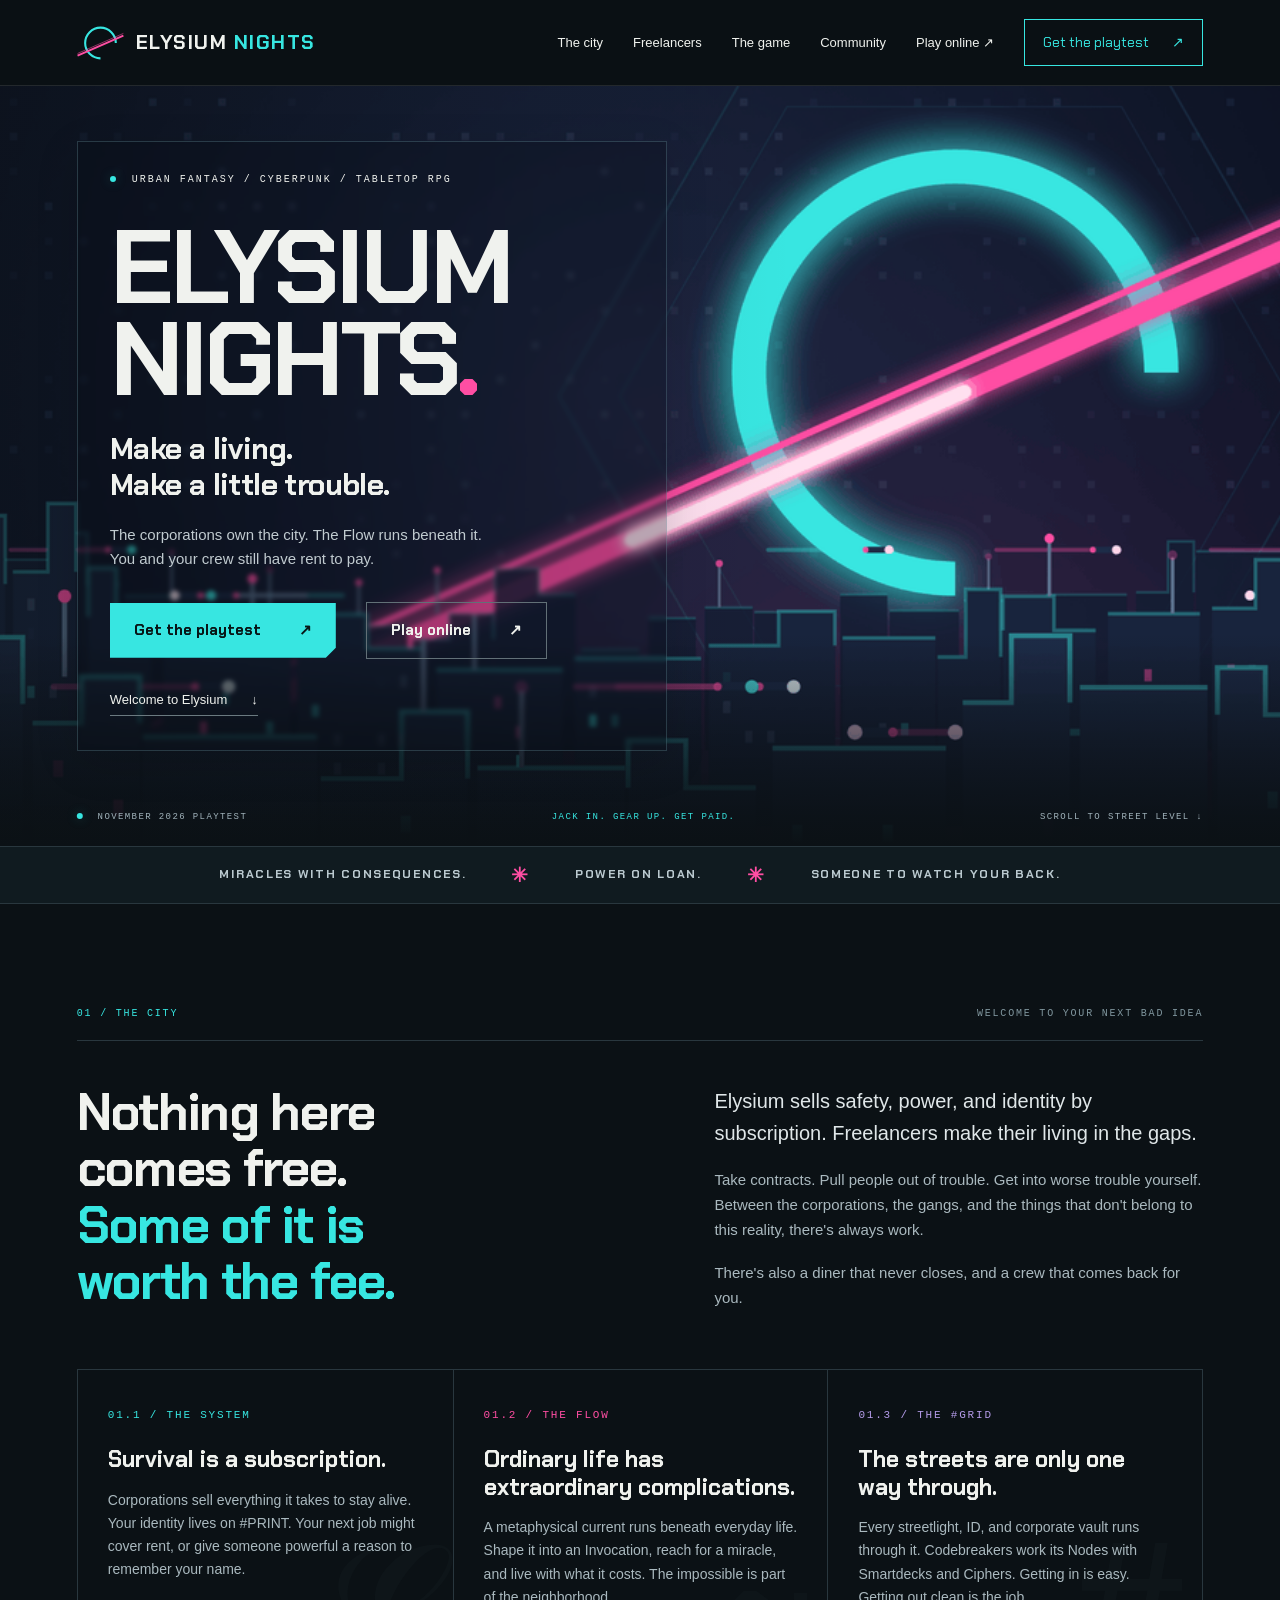
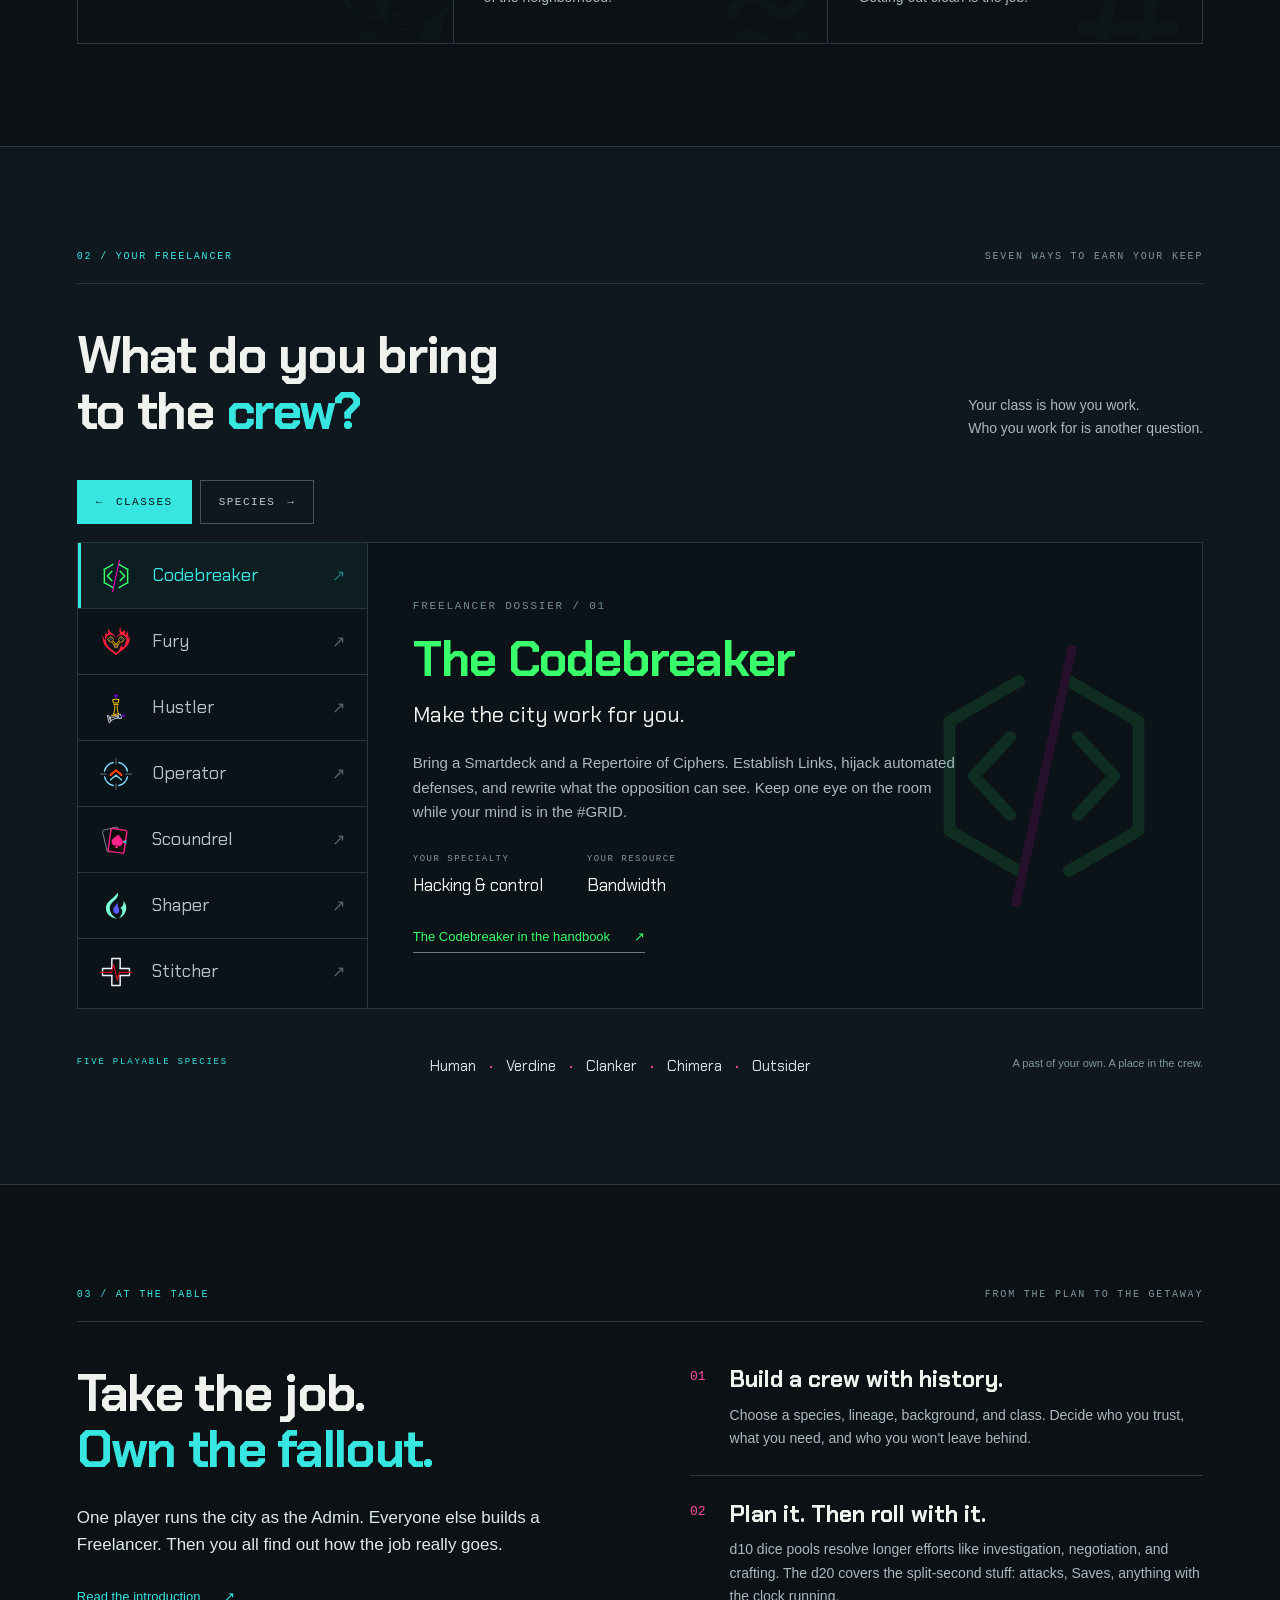
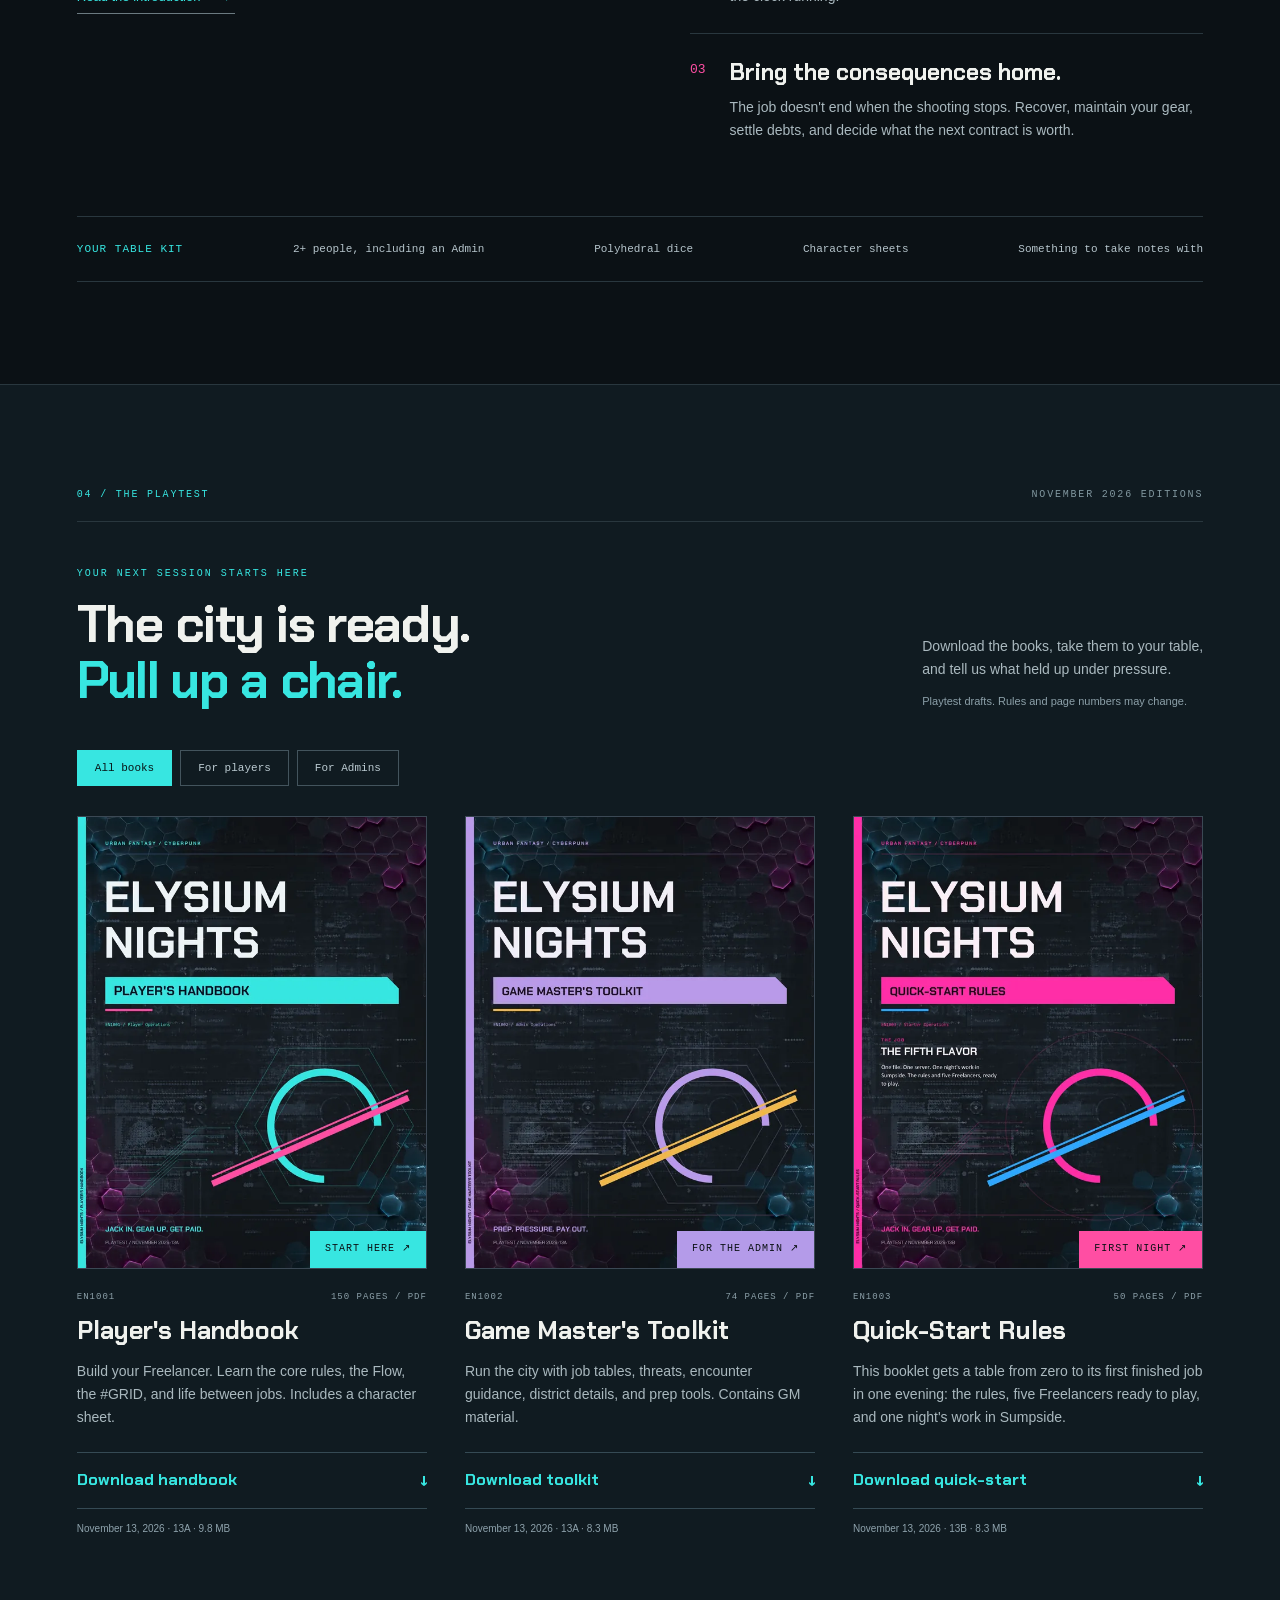
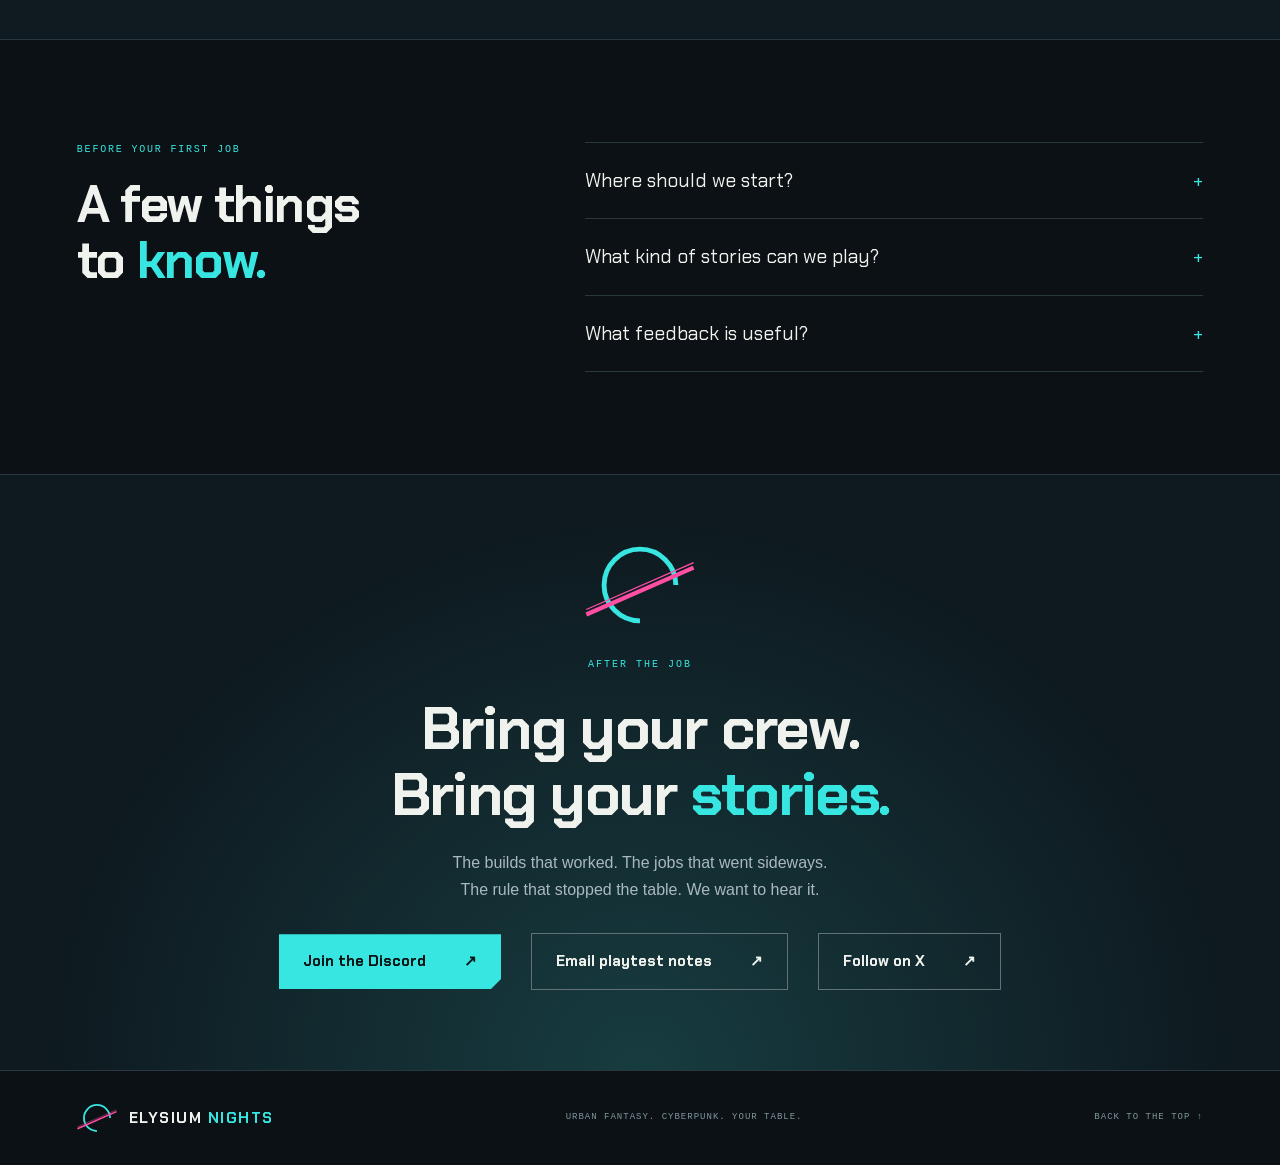
<file: index.html>
<!doctype html>
<html lang="en">
<head>
  <meta charset="utf-8"><meta name="viewport" content="width=device-width, initial-scale=1">
  <title>Elysium Nights | Make a living. Make a little trouble.</title>
  <meta name="description" content="A cyberpunk urban fantasy tabletop roleplaying game. Build a Freelancer, find your crew, and take a job in Elysium. Download the November 2026 playtest.">
  <meta name="theme-color" content="#0b1115">
  <meta property="og:title" content="Elysium Nights"><meta property="og:description" content="Urban fantasy. Cyberpunk. Jack in, gear up, and get paid."><meta property="og:type" content="website">
  <meta property="og:image" content="https://playelysiumnights.com/assets/share-card.jpg"><meta property="og:image:width" content="1200"><meta property="og:image:height" content="630"><meta property="og:image:alt" content="Elysium Nights. Make a living. Make a little trouble. A neon skyline under a cyan broken halo.">
  <meta name="twitter:card" content="summary_large_image"><meta name="twitter:site" content="@ElysiumTTRPG"><meta property="og:url" content="https://playelysiumnights.com/">
  <link rel="canonical" href="https://playelysiumnights.com/">
  <script>if(/[?&]portal=/.test(location.search))location.replace('app/'+location.search+location.hash);</script>
  <link rel="icon" href="assets/elysium-icon-broken-halo.svg" type="image/svg+xml">
  <link rel="preload" href="assets/ChakraPetch-Bold.ttf" as="font" type="font/ttf" crossorigin>
  <link rel="stylesheet" href="styles.css?v=20261113b"><script src="app.js?v=20261113a" defer></script>
</head>
<body>
<a class="skip" href="#main">Skip to content</a>
<header class="header">
 <a class="brand" href="#home" aria-label="Elysium Nights home"><img src="assets/elysium-icon-broken-halo.svg" alt="" width="47" height="36"><span>ELYSIUM <b>NIGHTS</b></span></a>
 <button class="menu-toggle" type="button" aria-expanded="false" aria-controls="navigation">Menu <span>+</span></button>
 <nav id="navigation" aria-label="Main navigation"><a href="#world">The city</a><a href="#freelancers">Freelancers</a><a href="#how-to-play">The game</a><a href="#community">Community</a><a href="https://PlayElysiumNights.com/app" target="_blank" rel="noopener">Play online <span aria-hidden="true">↗</span></a><a class="nav-cta" href="#playtest">Get the playtest <span aria-hidden="true">↗</span></a></nav>
</header>
<main id="main">
 <section id="home" class="hero">
  <div class="hero-image" role="img" aria-label="An animated geometric Elysium skyline beneath a glowing cyan broken halo crossed by pink light."></div>
  <div class="hero-content wrap">
   <div class="hero-panel">
   <div class="eyebrow"><span class="status-dot"></span> URBAN FANTASY / CYBERPUNK / TABLETOP RPG</div>
   <h1>ELYSIUM<br><span>NIGHTS</span><span class="title-dot">.</span></h1>
   <h2>Make a living.<br>Make a little trouble.</h2>
   <p>The corporations own the city. The Flow runs beneath it.<br class="desktop-break"> You and your crew still have rent to pay.</p>
   <div class="actions"><a class="button primary" href="#playtest">Get the playtest <span aria-hidden="true">↗</span></a><a class="button secondary" href="https://PlayElysiumNights.com/app" target="_blank" rel="noopener">Play online <span aria-hidden="true">↗</span></a><a class="text-link" href="#world">Welcome to Elysium <span aria-hidden="true">↓</span></a></div>
   </div>
  </div>
  <div class="hero-foot wrap"><span><span class="status-dot"></span> NOVEMBER 2026 PLAYTEST</span><span>JACK IN. GEAR UP. GET PAID.</span><a href="#world" aria-label="Scroll to the city">SCROLL TO STREET LEVEL ↓</a></div>
 </section>
 <div class="ticker" aria-hidden="true"><span>MIRACLES WITH CONSEQUENCES.</span><i>✳</i><span>POWER ON LOAN.</span><i>✳</i><span>SOMEONE TO WATCH YOUR BACK.</span></div>
 <section id="world" class="section wrap">
  <div class="section-label"><span>01 / THE CITY</span><span>WELCOME TO YOUR NEXT BAD IDEA</span></div>
  <div class="intro-grid"><h2>Nothing here<br>comes free.<br><em>Some of it is <br>worth the fee.</em></h2><div class="intro-copy"><p class="lead">Elysium sells safety, power, and identity by subscription. Freelancers make their living in the gaps.</p><p>Take contracts. Pull people out of trouble. Get into worse trouble yourself. Between the corporations, the gangs, and the things that don't belong to this reality, there's always work.</p><p>There's also a diner that never closes, and a crew that comes back for you.</p></div></div>
  <div class="world-grid">
   <article><span class="mono cyan">01.1 / THE SYSTEM</span><h3>Survival is a subscription.</h3><p>Corporations sell everything it takes to stay alive. Your identity lives on #PRINT. Your next job might cover rent, or give someone powerful a reason to remember your name.</p><span class="world-word" aria-hidden="true">𝒢</span></article>
   <article><span class="mono pink">01.2 / THE FLOW</span><h3>Ordinary life has extraordinary complications.</h3><p>A metaphysical current runs beneath everyday life. Shape it into an Invocation, reach for a miracle, and live with what it costs. The impossible is part of the neighborhood.</p><span class="world-word" aria-hidden="true">≈</span></article>
   <article><span class="mono lavender">01.3 / THE #GRID</span><h3>The streets are only one way through.</h3><p>Every streetlight, ID, and corporate vault runs through it. Codebreakers work its Nodes with Smartdecks and Ciphers. Getting in is easy. Getting out clean is the job.</p><span class="world-word" aria-hidden="true">#</span></article>
  </div>
 </section>
 <section id="freelancers" class="freelancer-section">
 <div class="wrap section">
  <div class="section-label"><span>02 / YOUR FREELANCER</span><span>SEVEN WAYS TO EARN YOUR KEEP</span></div>
  <div class="section-heading"><h2>What do you bring<br>to the <em>crew?</em></h2><p>Your class is how you work.<br>Who you work for is another question.</p></div>
  <div class="explorer-switch" role="tablist" aria-label="Browse classes or species"><button type="button" role="tab" id="view-classes" data-view="classes" aria-controls="explorer-classes" aria-selected="true"><span aria-hidden="true">←</span> Classes</button><button type="button" role="tab" id="view-species" data-view="species" aria-controls="explorer-species" aria-selected="false" tabindex="-1">Species <span aria-hidden="true">→</span></button></div>
  <div class="explorer-viewport">
   <div class="explorer-track" data-view="classes">
    <div class="class-explorer" id="explorer-classes" data-pane="classes" role="tabpanel" aria-labelledby="view-classes">
     <div class="class-list" role="tablist" aria-label="Freelancer classes" aria-orientation="vertical"></div>
     <div id="class-panel" class="class-panel" role="tabpanel" tabindex="0"></div>
    </div>
    <div class="class-explorer species-explorer" id="explorer-species" data-pane="species" role="tabpanel" aria-labelledby="view-species" inert>
     <div class="class-list species-list" role="tablist" aria-label="Playable species" aria-orientation="vertical"></div>
     <div id="species-panel" class="class-panel species-panel" role="tabpanel" tabindex="0"></div>
    </div>
   </div>
  </div>
  <div class="species" data-showing="species" aria-live="polite"><span class="mono" data-strip-label>FIVE PLAYABLE SPECIES</span><p data-strip-list><button type="button" data-species="0">Human</button> <b>·</b> <button type="button" data-species="1">Verdine</button> <b>·</b> <button type="button" data-species="2">Clanker</button> <b>·</b> <button type="button" data-species="3">Chimera</button> <b>·</b> <button type="button" data-species="4">Outsider</button></p><span>A past of your own. A place in the crew.</span></div>
 </div>
 </section>
 <section id="how-to-play" class="section wrap">
  <div class="section-label"><span>03 / AT THE TABLE</span><span>FROM THE PLAN TO THE GETAWAY</span></div>
  <div class="game-grid"><div><h2>Take the job.<br><em>Own the fallout.</em></h2><p class="lead">One player runs the city as the Admin. Everyone else builds a Freelancer. Then you all find out how the job really goes.</p><a class="text-link cyan" href="https://drive.google.com/file/d/1WEcqaKJwGbDxiKOOQobW4b7CWUzFVkXg/view?usp=sharing" target="_blank" rel="noopener">Read the introduction <span aria-hidden="true">↗</span></a></div>
   <div class="game-steps"><article><span>01</span><div><h3>Build a crew with history.</h3><p>Choose a species, lineage, background, and class. Decide who you trust, what you need, and who you won't leave behind.</p></div></article><article><span>02</span><div><h3>Plan it. Then roll with it.</h3><p>d10 dice pools resolve longer efforts like investigation, negotiation, and crafting. The d20 covers the split-second stuff: attacks, Saves, anything with the clock running.</p></div></article><article><span>03</span><div><h3>Bring the consequences home.</h3><p>The job doesn't end when the shooting stops. Recover, maintain your gear, settle debts, and decide what the next contract is worth.</p></div></article></div>
  </div>
  <div class="table-kit"><span class="mono cyan">YOUR TABLE KIT</span><span>2+ people, including an Admin</span><span>Polyhedral dice</span><span>Character sheets</span><span>Something to take notes with</span></div>
 </section>
 <section id="playtest" class="downloads-section"><div class="section wrap">
  <div class="section-label"><span>04 / THE PLAYTEST</span><span>NOVEMBER 2026 EDITIONS</span></div>
  <div class="section-heading"><div><span class="eyebrow cyan">YOUR NEXT SESSION STARTS HERE</span><h2>The city is ready.<br><em>Pull up a chair.</em></h2></div><p>Download the books, take them to your table,<br>and tell us what held up under pressure.<br><span class="small">Playtest drafts. Rules and page numbers may change.</span></p></div>
  <div class="download-filters" role="group" aria-label="Filter playtest books"><button aria-pressed="true" data-filter="all">All books</button><button aria-pressed="false" data-filter="player">For players</button><button aria-pressed="false" data-filter="admin">For Admins</button></div>
  <div class="books" aria-live="polite">
   <article class="book" data-audience="player" data-drive-id="1WEcqaKJwGbDxiKOOQobW4b7CWUzFVkXg"><a class="cover" href="https://drive.google.com/file/d/1WEcqaKJwGbDxiKOOQobW4b7CWUzFVkXg/view?usp=sharing" target="_blank" rel="noopener" aria-label="Open Player's Handbook PDF"><img src="assets/players-handbook.webp" alt="Elysium Nights Player's Handbook cover" width="612" height="792" loading="lazy"><span>START HERE ↗</span></a><div class="book-meta"><span>EN1001</span><span>150 PAGES / PDF</span></div><h3>Player's Handbook</h3><p>Build your Freelancer. Learn the core rules, the Flow, the #GRID, and life between jobs. Includes a character sheet.</p><a class="download-link" href="https://drive.google.com/uc?export=download&amp;id=1WEcqaKJwGbDxiKOOQobW4b7CWUzFVkXg">Download handbook <span aria-hidden="true">↓</span></a><small data-book-line>November 13, 2026 · 13A · 9.8 MB</small></article>
   <article class="book" data-audience="admin" data-drive-id="15bD1eus9v84poy0Y7N4RXRUj8v3COMwo"><a class="cover" href="https://drive.google.com/file/d/15bD1eus9v84poy0Y7N4RXRUj8v3COMwo/view?usp=sharing" target="_blank" rel="noopener" aria-label="Open Game Master's Toolkit PDF, contains GM material"><img src="assets/gm-toolkit.webp" alt="Elysium Nights Game Master's Toolkit cover" width="612" height="792" loading="lazy"><span>FOR THE ADMIN ↗</span></a><div class="book-meta"><span>EN1002</span><span>74 PAGES / PDF</span></div><h3>Game Master's Toolkit</h3><p>Run the city with job tables, threats, encounter guidance, district details, and prep tools. Contains GM material.</p><a class="download-link" href="https://drive.google.com/uc?export=download&amp;id=15bD1eus9v84poy0Y7N4RXRUj8v3COMwo">Download toolkit <span aria-hidden="true">↓</span></a><small data-book-line>November 13, 2026 · 13A · 8.3 MB</small></article>
   <article class="book" data-audience="player admin" data-drive-id="1DhPA6a_hmHvtRKBWhNzoESkb7RKO85FT"><a class="cover" href="https://drive.google.com/file/d/1DhPA6a_hmHvtRKBWhNzoESkb7RKO85FT/view?usp=sharing" target="_blank" rel="noopener" aria-label="Open Quick-Start Rules PDF, contains GM material"><img src="assets/quick-start-rules.webp" alt="Elysium Nights Quick-Start Rules cover" width="612" height="792" loading="lazy"><span>FIRST NIGHT ↗</span></a><div class="book-meta"><span>EN1003</span><span>50 PAGES / PDF</span></div><h3>Quick-Start Rules</h3><p>This booklet gets a table from zero to its first finished job in one evening: the rules, five Freelancers ready to play, and one night's work in Sumpside.</p><a class="download-link" href="https://drive.google.com/uc?export=download&amp;id=1DhPA6a_hmHvtRKBWhNzoESkb7RKO85FT">Download quick-start <span aria-hidden="true">↓</span></a><small data-book-line>November 13, 2026 · 13B · 8.3 MB</small></article>
  </div>
 </div></section>
 <section class="section wrap faq-section"><div><span class="section-label">BEFORE YOUR FIRST JOB</span><h2>A few things<br>to <em>know.</em></h2></div><div class="faqs">
  <details><summary>Where should we start?<span aria-hidden="true">+</span></summary><p>Start with the Player's Handbook. The Admin should also have the Game Master's Toolkit. Meet for a session zero to agree on tone, boundaries, and the crew's shared history before taking the first job.</p></details>
  <details><summary>What kind of stories can we play?<span aria-hidden="true">+</span></summary><p>Street work, corporate intrigue, cryptid hunts, and Incursion dives. Run heists, horror, or a crew finding family in a hard city. Mix them however your table likes.</p></details>
  <details><summary>What feedback is useful?<span aria-hidden="true">+</span></summary><p>Tell us what you tried, which book and section you used, what you expected, and what happened. Confusing wording, surprising encounters, and builds that fall apart in play are all useful. Send notes by Discord or email below.</p></details>
 </div></section>
 <section id="community" class="community"><div class="wrap community-inner"><img src="assets/elysium-icon-broken-halo.svg" width="110" height="80" alt="" loading="lazy"><span class="eyebrow">AFTER THE JOB</span><h2>Bring your crew.<br>Bring your <em>stories.</em></h2><p>The builds that worked. The jobs that went sideways.<br>The rule that stopped the table. We want to hear it.</p><div class="actions"><a class="button primary" href="https://discord.gg/b369vdP4QW" target="_blank" rel="noopener">Join the Discord <span aria-hidden="true">↗</span></a><a class="button secondary" href="mailto:playtest@playelysiumnights.com?subject=Elysium%20Nights%20playtest%20feedback">Email playtest notes <span aria-hidden="true">↗</span></a><a class="button secondary" href="https://x.com/ElysiumTTRPG" target="_blank" rel="noopener">Follow on X <span aria-hidden="true">↗</span></a></div></div></section>
</main>
<footer class="wrap footer"><a class="brand" href="#home"><img src="assets/elysium-icon-broken-halo.svg" alt="" width="40" height="30"><span>ELYSIUM <b>NIGHTS</b></span></a><p>URBAN FANTASY. CYBERPUNK. YOUR TABLE.</p><a href="#home">BACK TO THE TOP ↑</a></footer>
</body></html>
</file>
<file: styles.css>
@font-face{font-family:Chakra;src:url('assets/ChakraPetch-Regular.ttf') format('truetype');font-weight:400;font-display:swap}@font-face{font-family:Chakra;src:url('assets/ChakraPetch-Bold.ttf') format('truetype');font-weight:700;font-display:swap}
:root{--bg:#0b1115;--panel:#111b21;--text:#f0f2ee;--muted:#aab9bf;--cyan:#37e6e1;--pink:#ff4ea3;--lavender:#b49be9;--line:#29373e;--accent:var(--cyan)}*{box-sizing:border-box}html{scroll-behavior:smooth;scroll-padding-top:88px}body{margin:0;background:var(--bg);color:var(--text);font-family:Arial,Helvetica,sans-serif;font-size:16px;line-height:1.65}button,a{-webkit-tap-highlight-color:transparent}button{font:inherit}a{color:inherit;text-decoration:none}button,a,summary{touch-action:manipulation}a:focus-visible,button:focus-visible,summary:focus-visible,[tabindex]:focus-visible{outline:2px solid var(--cyan);outline-offset:6px}a,button{transition:color .2s,background .2s,border-color .2s,transform .2s}img{display:block;max-width:100%}h1,h2,h3,p{margin:0}h1,h2,h3,.brand,.button,.nav-cta{font-family:Chakra,Arial,sans-serif}h2{font-size:clamp(34px,4vw,56px);line-height:1.1;letter-spacing:-1.7px}h3{font-size:25px;line-height:1.2}em{font-style:normal;color:var(--cyan)}p{color:var(--muted)}.wrap{width:min(1240px,88%);margin-inline:auto}.section{padding-block:102px}.mono,.eyebrow,.section-label,.hero-foot,.book-meta,.footer>p,.footer>a:last-child,.table-kit,.download-filters,.class-number{font-family:Consolas,'Courier New',monospace;font-size:11px;letter-spacing:1.8px;line-height:1.5}.cyan{color:var(--cyan)}.pink{color:var(--pink)}.lavender{color:var(--lavender)}.skip{position:fixed;left:20px;top:-100px;background:var(--cyan);color:var(--bg);padding:12px;z-index:100}.skip:focus{top:12px}.header{height:86px;display:flex;align-items:center;justify-content:space-between;padding-inline:6%;border-bottom:1px solid #ffffff1a;background:#0b1115f5;position:sticky;top:0;z-index:20}.brand{display:flex;align-items:center;gap:12px;font-size:20px;letter-spacing:1.5px;white-space:nowrap;font-weight:700}.brand b{color:var(--cyan)}.header nav{display:flex;align-items:center;gap:30px;font-size:13px}.header nav>a:hover{color:var(--cyan)}.header .nav-cta{border:1px solid var(--cyan);padding:11px 18px;color:var(--cyan);font-size:14px}.nav-cta span{margin-left:20px}.menu-toggle{display:none}.hero{position:relative;width:100%;max-width:1440px;min-height:760px;margin-inline:auto;overflow:hidden;display:flex;align-items:center}.hero-image{position:absolute;inset:0;background:linear-gradient(90deg,#0b111570 0%,#0b111510 42%,#0b111500 62%),linear-gradient(0deg,#0b1115 0%,transparent 28%),url('assets/city-scape-animated.gif') center/cover no-repeat}.hero-content{position:relative;padding-top:36px;padding-bottom:76px}.hero-panel{width:min(590px,100%);padding:30px 32px 34px;background:rgba(5,10,16,.25);-webkit-backdrop-filter:blur(2px);backdrop-filter:blur(2px);border:1px solid rgba(136,187,199,.24);box-shadow:0 12px 40px #00000024}.hero-panel p{color:#d4dde1}.eyebrow{font-size:10px;letter-spacing:2px}.status-dot{display:inline-block;width:6px;height:6px;border-radius:50%;background:var(--cyan);margin-right:8px;box-shadow:0 0 12px #37e6e144}.hero h1{font-size:clamp(68px,8.2vw,116px);line-height:.88;letter-spacing:-4px;margin:34px 0 25px;font-weight:700}.hero h1>span:first-child{color:var(--cyan)}.hero .title-dot{color:var(--pink)}.hero h2{font-size:30px;letter-spacing:-.6px;line-height:1.2}.hero p{font-size:15px;color:#c1cbd0;margin-top:20px}.actions{display:flex;align-items:center;gap:30px;margin-top:30px;flex-wrap:wrap}.button{display:inline-flex;align-items:center;justify-content:space-between;gap:38px;padding:15px 24px;font-size:15px;font-weight:700;min-height:54px}.primary{background:var(--cyan);color:#081516;clip-path:polygon(0 0,100% 0,100% calc(100% - 10px),calc(100% - 10px) 100%,0 100%)}.primary:hover{background:#a0ffef;transform:translateY(-2px)}.secondary{border:1px solid #627077;color:var(--text)}.secondary:hover{border-color:var(--cyan);color:var(--cyan)}.text-link{font-size:13px;border-bottom:1px solid #6b7a80;padding-bottom:5px;display:inline-flex;gap:24px;align-items:center}.text-link:hover{color:var(--cyan);border-color:var(--cyan)}.hero-foot{position:absolute;bottom:22px;left:50%;transform:translateX(-50%);display:flex;justify-content:space-between;gap:20px;color:#a1b3bb;font-size:9px;letter-spacing:1.4px}.hero-foot span:nth-child(2){color:var(--cyan)}.ticker{display:flex;justify-content:center;gap:45px;align-items:center;border-block:1px solid var(--line);background:#101b20;padding:18px 20px;font-family:Chakra,Arial,sans-serif;font-weight:700;font-size:12px;letter-spacing:1.7px;color:#bac9cf}.ticker i{font-style:normal;color:var(--pink);font-size:20px;line-height:1}.section-label{display:flex;justify-content:space-between;color:#81979f;font-size:10px;border-bottom:1px solid var(--line);padding-bottom:19px;margin-bottom:44px}.section-label>span:first-child{color:var(--cyan)}.intro-grid{display:grid;grid-template-columns:1.1fr 1fr;gap:100px}.lead{font-size:20px;line-height:1.6;color:#e0e7e9}.intro-copy p+p{margin-top:19px;font-size:15px}.world-grid{display:grid;grid-template-columns:repeat(3,1fr);margin-top:58px;border:1px solid var(--line)}.world-grid article{position:relative;padding:30px 30px 34px;overflow:hidden;min-height:265px}.world-grid article+article{border-left:1px solid var(--line)}.world-grid h3{font-size:23px;margin:20px 0 15px}.world-grid p{font-size:14px;position:relative;z-index:1;max-width:330px}.world-word{position:absolute;right:10px;bottom:-55px;font-family:Chakra,sans-serif;font-size:180px;color:#9bd3e706;line-height:1}.freelancer-section{background:#0e181e;border-block:1px solid var(--line)}.section-heading{display:flex;justify-content:space-between;gap:40px;align-items:flex-end;margin-bottom:40px}.section-heading>p{font-size:14px;max-width:400px}.class-explorer{display:grid;grid-template-columns:290px 1fr;border:1px solid var(--line);background:#0b1318}.class-list{border-right:1px solid var(--line)}.class-tab{display:flex;align-items:center;width:100%;gap:20px;min-height:66px;padding:12px 22px;background:transparent;color:#b4c3c9;border:0;border-bottom:1px solid var(--line);text-align:left;cursor:pointer;font-family:Chakra,sans-serif;font-size:18px}.class-tab:last-child{border-bottom:0}.class-tab img{width:32px;height:32px}.class-tab span:last-child{margin-left:auto;font-size:16px;opacity:.45}.class-tab:hover{background:#16272c;color:#fff}.class-tab[aria-selected=true]{background:#37e6e10d;color:var(--cyan);box-shadow:inset 3px 0 var(--cyan)}.class-panel{padding:40px 45px;position:relative;display:flex;flex-direction:column;justify-content:center;min-height:465px;overflow:hidden}.class-panel .class-art{position:absolute;width:260px;height:260px;right:28px;top:50%;transform:translateY(-50%);opacity:.11;pointer-events:none}.class-panel .class-number{color:#748c96;margin-bottom:15px}.class-panel h3{font-size:49px;letter-spacing:-1px;color:var(--accent);position:relative}.class-tagline{font-family:Chakra,sans-serif;color:var(--text);font-size:22px;margin:8px 0 18px;position:relative}.class-description{max-width:550px;font-size:15px;position:relative}.class-stats{display:flex;gap:44px;margin:27px 0;position:relative}.class-stats dt{font-family:Consolas,monospace;font-size:9px;letter-spacing:1.5px;color:#81979f}.class-stats dd{margin:4px 0 0;font-family:Chakra,sans-serif;font-size:17px}.class-panel .text-link{align-self:flex-start;color:var(--accent);position:relative}.species{display:flex;justify-content:space-between;align-items:center;gap:20px;padding-top:35px}.species>span:first-child{color:var(--cyan);font-size:9px}.species p{font-family:Chakra,sans-serif;color:#d8e2e5;font-size:15px}.species b{color:var(--pink);padding-inline:9px}.species>span:last-child{font-size:11px;color:#81979f}.game-grid{display:grid;grid-template-columns:1fr 1fr;gap:100px}.game-grid .lead{font-size:17px;margin:25px 0}.game-steps article{display:flex;gap:24px;padding:25px 0;border-top:1px solid var(--line)}.game-steps article:first-child{padding-top:0;border:0}.game-steps article>span{font-family:Consolas,monospace;color:var(--pink);font-size:13px}.game-steps h3{font-size:23px;margin-bottom:10px}.game-steps p{font-size:14px}.table-kit{margin-top:48px;padding:24px 0;border-block:1px solid var(--line);display:flex;gap:25px;justify-content:space-between;letter-spacing:0;font-size:11px;color:#b6c5cc}.table-kit>span:first-child{letter-spacing:1px}.downloads-section{background:#101b21;border-block:1px solid var(--line)}.section-heading .eyebrow{display:block;margin-bottom:16px}.small{display:block;font-size:11px;color:#8ca0a9;margin-top:10px}.download-filters{display:flex;gap:8px;margin-bottom:30px;letter-spacing:0}.download-filters button{background:transparent;border:1px solid #43545d;color:#bccbd2;padding:9px 17px;cursor:pointer;font-family:inherit;font-size:11px}.download-filters button[aria-pressed=true]{background:var(--cyan);border-color:var(--cyan);color:#081516}.books{display:grid;grid-template-columns:repeat(3,minmax(0,1fr));gap:38px}.book{display:flex;flex-direction:column}.book[hidden]{display:none}.cover{display:block;position:relative;background:#11171d;overflow:hidden;border:1px solid #3b4854}.cover img{width:100%;height:auto;transition:transform .35s}.cover:hover img{transform:scale(1.025)}.cover>span{position:absolute;bottom:0;right:0;padding:10px 15px;background:var(--cyan);color:#0b1115;font-family:Consolas,monospace;letter-spacing:1px;font-size:10px}.book:nth-child(2) .cover>span{background:var(--lavender)}.book:nth-child(3) .cover>span{background:var(--pink)}.book-meta{display:flex;justify-content:space-between;font-size:9px;color:#8ca0a9;margin:22px 0 12px;letter-spacing:1px}.book h3{font-size:25px}.book p{font-size:14px;margin:14px 0 22px;min-height:70px;flex-grow:1}.download-link{display:flex;align-items:center;justify-content:space-between;color:var(--cyan);font-family:Chakra,sans-serif;font-weight:700;border-block:1px solid #354a54;padding:14px 0}.download-link:hover{color:white;border-color:var(--cyan)}.book small{display:block;color:#8fa3ad;margin-top:12px;font-size:10px}.faq-section{display:grid;grid-template-columns:.9fr 1.3fr;gap:80px}.faq-section .section-label{border:0;margin-bottom:20px;padding:0;color:var(--cyan)}.faqs details{border-top:1px solid var(--line);padding:22px 0}.faqs details:last-child{border-bottom:1px solid var(--line)}.faqs summary{list-style:none;display:flex;justify-content:space-between;gap:20px;font-family:Chakra,sans-serif;font-size:19px;cursor:pointer}.faqs summary::-webkit-details-marker{display:none}.faqs summary span{color:var(--cyan)}.faqs details[open] summary span{transform:rotate(45deg)}.faqs p{font-size:14px;margin-top:17px}.community{position:relative;border-block:1px solid var(--line);background:radial-gradient(ellipse at 50% 100%,#173c40 0%,#0e1a20 65%);overflow:hidden;text-align:center}.community-inner{padding-block:70px 80px;position:relative}.community img{margin:0 auto 24px}.community .eyebrow{color:var(--cyan)}.community h2{margin-top:20px;font-size:60px}.community p{margin:23px 0}.community .actions{justify-content:center}.footer{display:flex;justify-content:space-between;align-items:center;gap:25px;padding-block:32px}.footer .brand{font-size:15px}.footer>p,.footer>a:last-child{font-size:9px;letter-spacing:1px;color:#81979f}.footer>a:last-child:hover{color:var(--cyan)}
.explorer-switch{display:flex;flex-wrap:wrap;gap:8px;margin-bottom:18px}.explorer-switch button{display:inline-flex;align-items:center;gap:12px;min-height:44px;background:transparent;border:1px solid #43545d;color:#bccbd2;padding:9px 18px;cursor:pointer;font-family:Consolas,'Courier New',monospace;font-size:11px;letter-spacing:1.5px;text-transform:uppercase}.explorer-switch button:hover{border-color:var(--cyan);color:#fff}.explorer-switch button[aria-selected=true]{background:var(--cyan);border-color:var(--cyan);color:#081516}.explorer-switch button[data-view=species][aria-selected=true]{background:var(--lavender);border-color:var(--lavender)}.explorer-viewport{overflow:hidden;overflow:clip}.explorer-track{display:flex;width:200%;transition:transform .55s cubic-bezier(.65,0,.35,1)}.explorer-track>.class-explorer{flex:0 0 50%;min-width:0;transition:opacity .55s}.explorer-track[data-view=species]{transform:translateX(-50%)}.explorer-track>[inert]{opacity:.35}.species-panel{--accent:var(--lavender)}.tab-icon{display:flex;flex:0 0 auto}.species-list .tab-icon{position:relative;width:44px;height:44px;overflow:hidden}.species-list .class-tab img{position:absolute;left:50%;top:50%;width:96px;height:64px;max-width:none;transform:translate(-50%,-50%)}.species-list .class-tab[aria-selected=true]{background:#b49be90f;color:var(--lavender);box-shadow:inset 3px 0 var(--lavender)}.species-panel .class-art{width:420px;height:280px;right:10px;opacity:.2}.species p button{background:none;border:0;border-bottom:1px solid transparent;padding:10px 0 2px;color:inherit;font:inherit;cursor:pointer}.species p button:hover,.species p button:focus-visible{color:var(--lavender);border-color:var(--lavender)}.species[data-showing=classes] p button:hover,.species[data-showing=classes] p button:focus-visible{color:var(--cyan);border-color:var(--cyan)}.species>span:first-child,.species p{transition:opacity .18s,transform .18s}.species.swapping>span:first-child,.species.swapping p{opacity:0;transform:translateY(4px)}
@media(max-width:1100px){.header nav{gap:18px}.brand{font-size:16px}.intro-grid,.game-grid{gap:55px}.class-explorer{grid-template-columns:240px 1fr}.class-panel{padding:32px}.species{flex-wrap:wrap}.species>span:last-child{display:none}.ticker{gap:24px;font-size:10px}.books{gap:25px}.book h3{font-size:21px}.table-kit{flex-wrap:wrap;justify-content:flex-start}.hero{min-height:740px}}
@media(max-width:1020px){.menu-toggle{display:flex;align-items:center;gap:18px;min-height:44px;background:transparent;border:1px solid #3b505a;padding:7px 12px;color:var(--cyan);font-family:Chakra,sans-serif;font-size:13px}.header nav{display:none;position:absolute;top:86px;left:0;right:0;padding:22px 6%;background:#0b1115;flex-direction:column;align-items:stretch;border-bottom:1px solid var(--line);gap:0}.header nav.open{display:flex}.header nav>a{padding:14px 0}.header nav>.nav-cta{padding:14px;margin-top:10px}}
@media(max-width:760px){html{scroll-padding-top:72px}.wrap{width:88%}.header{height:72px}.brand{font-size:16px;gap:8px}.brand img{width:37px}.menu-toggle{display:flex;align-items:center;gap:18px;background:transparent;border:1px solid #3b505a;padding:7px 12px;color:var(--cyan);font-family:Chakra,sans-serif;font-size:13px}.header nav{display:none;position:absolute;top:72px;left:0;right:0;padding:22px 6%;background:#0b1115;flex-direction:column;align-items:stretch;border-bottom:1px solid var(--line);gap:0}.header nav.open{display:flex}.header nav>a{padding:14px 0}.header nav>.nav-cta{padding:14px;margin-top:10px}.hero{min-height:710px;align-items:flex-start}.hero-content{padding-top:30px;padding-bottom:90px}.hero-panel{padding:24px 20px 28px;width:100%;background:rgba(5,10,16,.35)}.hero-image{background-image:linear-gradient(90deg,#0b1115e8,#0b111580),linear-gradient(0deg,#0b1115,transparent 45%),url('assets/city-scape-animated.gif');background-position:62% center}.hero h1{font-size:clamp(48px,16vw,84px);letter-spacing:-2px;margin-top:28px}.hero h2{font-size:27px}.hero .eyebrow{font-size:8px;letter-spacing:.7px}.hero p{font-size:14px;max-width:340px}.desktop-break{display:none}.actions{gap:20px}.hero .actions{align-items:flex-start;flex-direction:column}.hero-foot{font-size:8px;gap:12px;flex-wrap:wrap;bottom:24px}.hero-foot span:nth-child(2){display:none}.hero-foot a{font-size:7px}.ticker{justify-content:flex-start;gap:16px;padding-inline:6%;font-size:9px;flex-wrap:wrap}.ticker span:nth-of-type(3),.ticker i:last-of-type{display:none}.section{padding-block:65px}.section-label{font-size:9px;margin-bottom:30px}.section-label span+span{display:none}h2{font-size:37px;letter-spacing:-1px}.intro-grid,.game-grid,.faq-section{grid-template-columns:1fr;gap:30px}.intro-grid h2 br:last-child{display:none}.lead{font-size:18px}.world-grid{grid-template-columns:1fr;margin-top:35px}.world-grid article{min-height:0;padding:27px}.world-grid article+article{border-left:0;border-top:1px solid var(--line)}.world-grid h3{margin-top:14px}.world-grid p{max-width:100%}.section-heading{display:block}.section-heading>p{margin-top:22px}.class-explorer{grid-template-columns:1fr}.class-list{display:flex;overflow-x:auto;border-right:0;border-bottom:1px solid var(--line);scrollbar-width:thin;scrollbar-color:var(--cyan) var(--bg)}.class-tab{width:auto;flex-shrink:0;gap:9px;padding:14px 18px;font-size:15px;min-height:62px;border-right:1px solid var(--line);border-bottom:0}.class-tab img{width:25px;height:25px}.class-tab span:last-child{display:none}.class-tab[aria-selected=true]{box-shadow:inset 0 -3px var(--cyan)}.class-panel{padding:28px;min-height:438px}.class-panel h3{font-size:38px}.class-tagline{font-size:20px}.class-description{font-size:14px}.class-panel .class-art{width:185px;right:10px}.class-stats{gap:30px}.species{display:block;padding-top:25px}.species p{font-size:13px;margin-top:10px}.species b{padding-inline:4px}.game-steps{margin-top:8px}.game-steps h3{font-size:22px}.table-kit{gap:15px 22px;margin-top:30px}.table-kit>span:first-child{width:100%}.books{grid-template-columns:1fr;gap:48px}.cover{max-width:400px}.book h3{font-size:27px}.book p{min-height:0}.book-meta{max-width:400px}.faq-section{gap:36px}.community h2{font-size:43px}.community .eyebrow{font-size:8px;letter-spacing:1px}.community p{font-size:14px}.community .actions{gap:15px}.community .button{width:100%;max-width:310px}.community-inner{padding-block:55px}.footer{flex-wrap:wrap;padding-block:28px}.footer>p{order:3;width:100%;font-size:8px}.footer>a:last-child{font-size:8px}.footer .brand{font-size:13px}.footer .brand img{width:30px}.explorer-switch button{flex:1 1 0;justify-content:center}.species-list .tab-icon{width:32px;height:32px}.species-list .class-tab img{width:72px;height:48px}.species-list .class-tab[aria-selected=true]{box-shadow:inset 0 -3px var(--lavender)}.species-panel .class-art{width:300px;height:200px;right:-40px}}
@media(prefers-reduced-motion:reduce){html{scroll-behavior:auto}*,*::before,*::after{transition:none!important;animation:none!important}}
</file>
